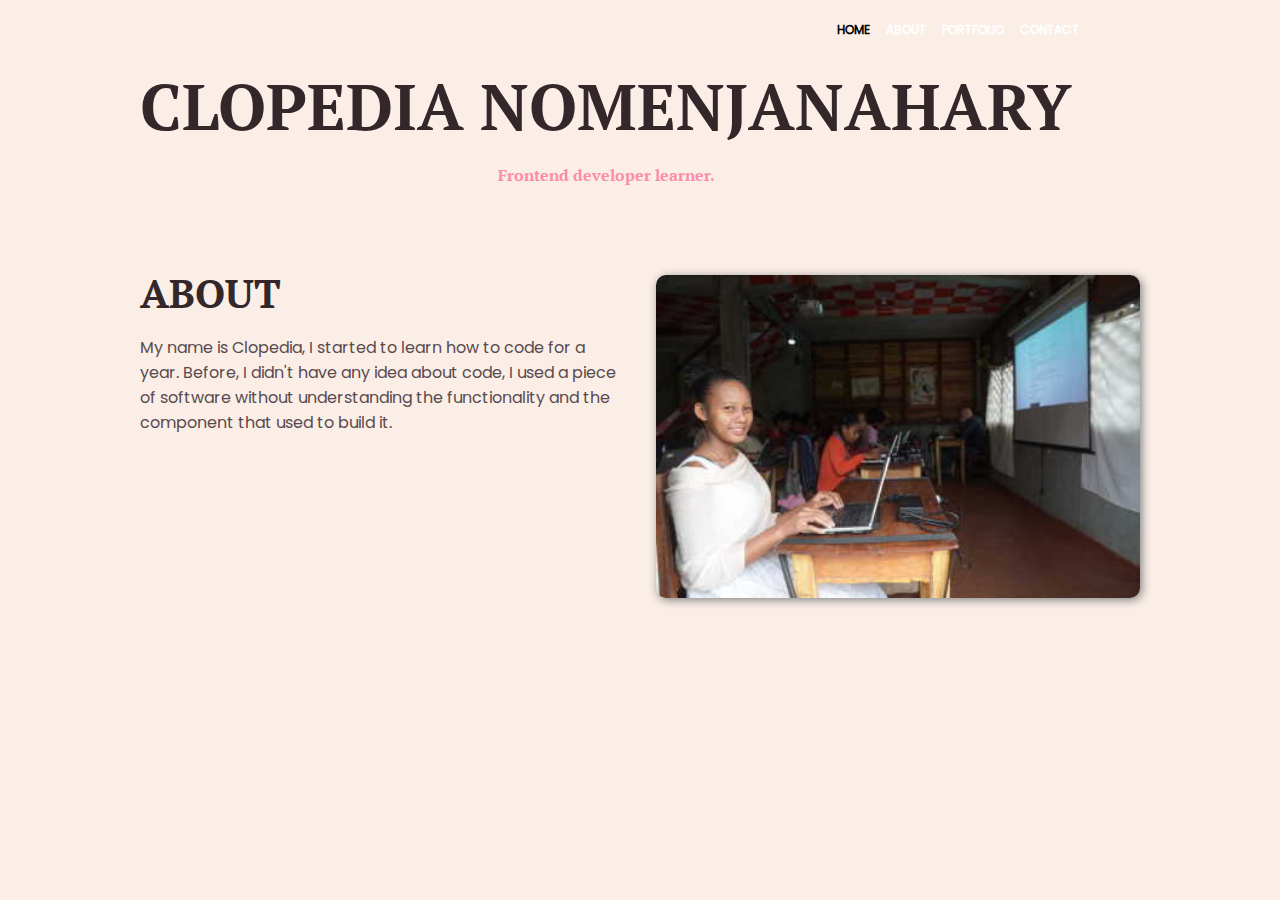
<file: index.html>
<!DOCTYPE html>
<html lang="en">
<head>
    <meta charset="UTF-8">
    <meta name="viewport" content="width=device-width, initial-scale=1.0">
    <title>My portfolio</title>
    <link rel="stylesheet" href="./index.css">
</head>
<body>
    <input type="checkbox" id="checkbox-menu" />
    <header>
        <div>
            <h1>Clopedia Nomenjanahary</h1>
            <p class="mission">Frontend developer learner.</p>
        </div>

        <div>
            <label class="label_menu" for="checkbox-menu">Menu</label>
        </div>
    </header>
    <nav class="navigation_container">
        <ul class="navigation">
            <li><a class="home_page" href="/">Home</a></li>
            <li><a href="./about.html">About</a></li>
            <li><a href="./portfolio.html">Portfolio</a></li>
            <li><a href="./contact.html">Contact</a></li>
        </ul>
    </nav>
    <main>
        <header>
            <h2>
                About
            </h2>
        </header>
        <div class="content">
            <p>
                My name is Clopedia, I started to learn how to code for a year. Before, I didn't have any idea about code, I used a piece of software without understanding the functionality and the component that used to build it.
            </p>
            <img src="./img/clopedia-copy.jpg" />
        </div>
    </main>
</body>
</html>
</file>
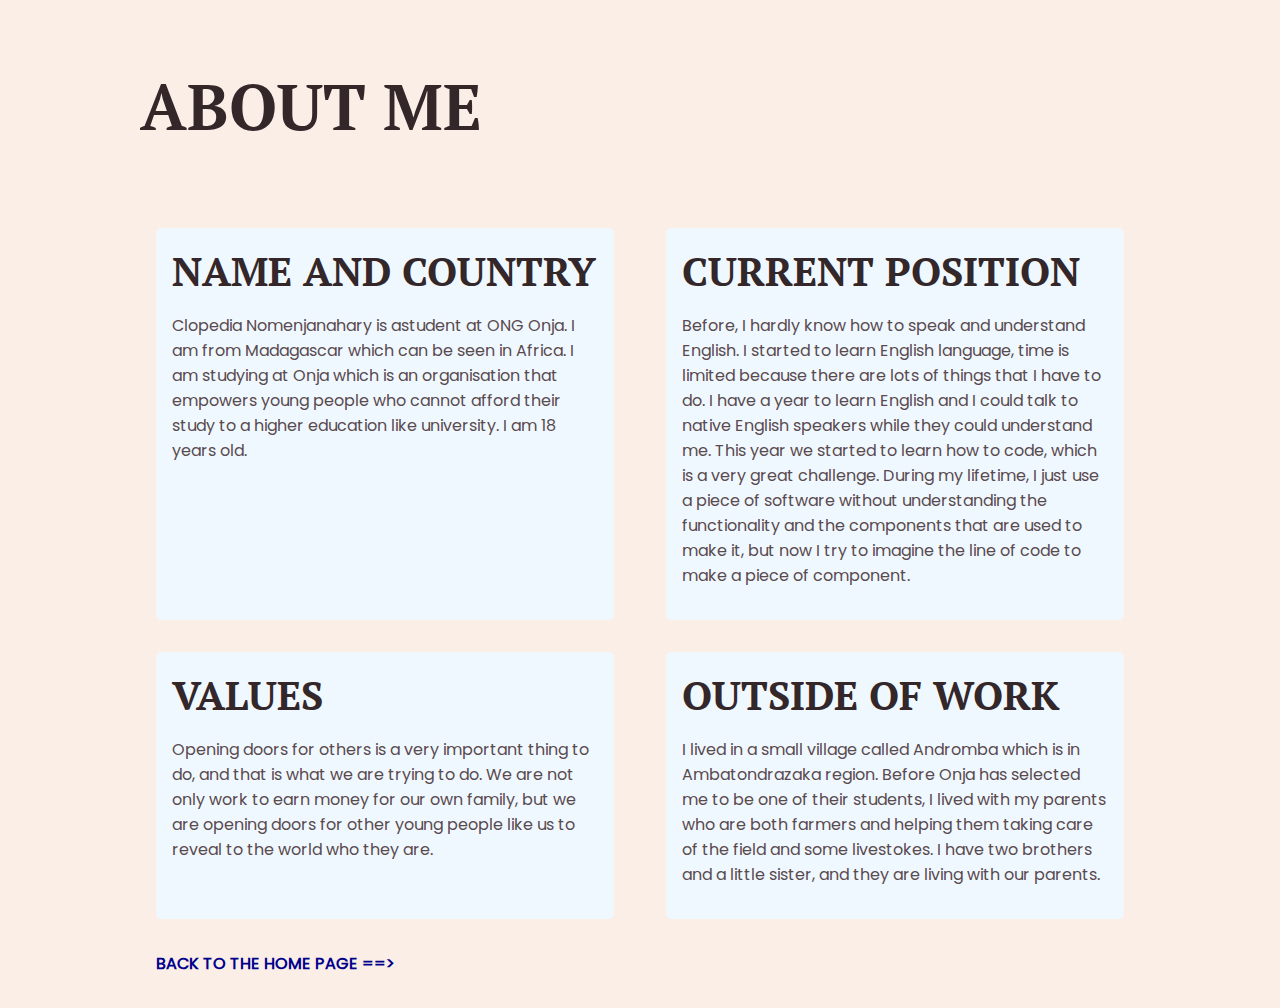
<file: about.html>
<!DOCTYPE html>
<html lang="en">
<head>
    <meta charset="UTF-8">
    <meta name="viewport" content="width=device-width, initial-scale=1.0">
    <title>About page</title>
    <link rel="stylesheet" href="./index.css">
</head>
<body>
    <header>
        <h1>
            About me
        </h1>
    </header>
    <main class="about_page">
        <section class="information">
            <header>
                <h2>
                    Name and country
                </h2>
            </header>
            <div>
                <p>
                    Clopedia Nomenjanahary is astudent at ONG Onja. I am from Madagascar which can be seen in Africa. I am studying at Onja which is an organisation that empowers young people who cannot afford their study to a higher education like university. I am 18 years old.
                </p>
            </div>
        </section>
        <section class="information">
            <header>
                <h2>
                    Current position
                </h2>
            </header>
            <div>
                <p>
                    Before, I hardly know how to speak and understand English. I started to learn English language, time is limited because there are lots of things that I have to do. I have a year to learn English and I could talk to native English speakers while they could understand me. This year we started to learn how to code, which is a very great challenge. During my lifetime, I just use a piece of software without understanding the functionality and the components that are used to make it, but now I try to imagine the line of code to make a piece of component.
                </p>
            </div>
        </section>
        <section class="information">
            <header>
                <h2>
                    Values
                </h2>
            </header>
            <div>
                <p>
                    Opening doors for others is a very important thing to do, and that is what we are trying to do. We are not only work to earn money for our own family, but we are opening doors for other young people like us to reveal to the world who they are.
                </p>
            </div>

        </section>
        <section class="information">
            <header>
                <h2>Outside of work</h2>
            </header>
            <div>
                <p>
                    I lived in a small village called Andromba which is in Ambatondrazaka region. Before Onja has selected me to be one of their students, I lived with my parents who are both farmers and helping them taking care of the field and some livestokes. I have two brothers and a little sister, and they are living with our parents.
                </p>
            </div>

        </section>
    </main>
    <footer>
        <p>
            <a class="link_to_home_page" href="./index.html">Back to the home page ==> </a>
        </p>
    </footer>
</body>
</html>
</file>
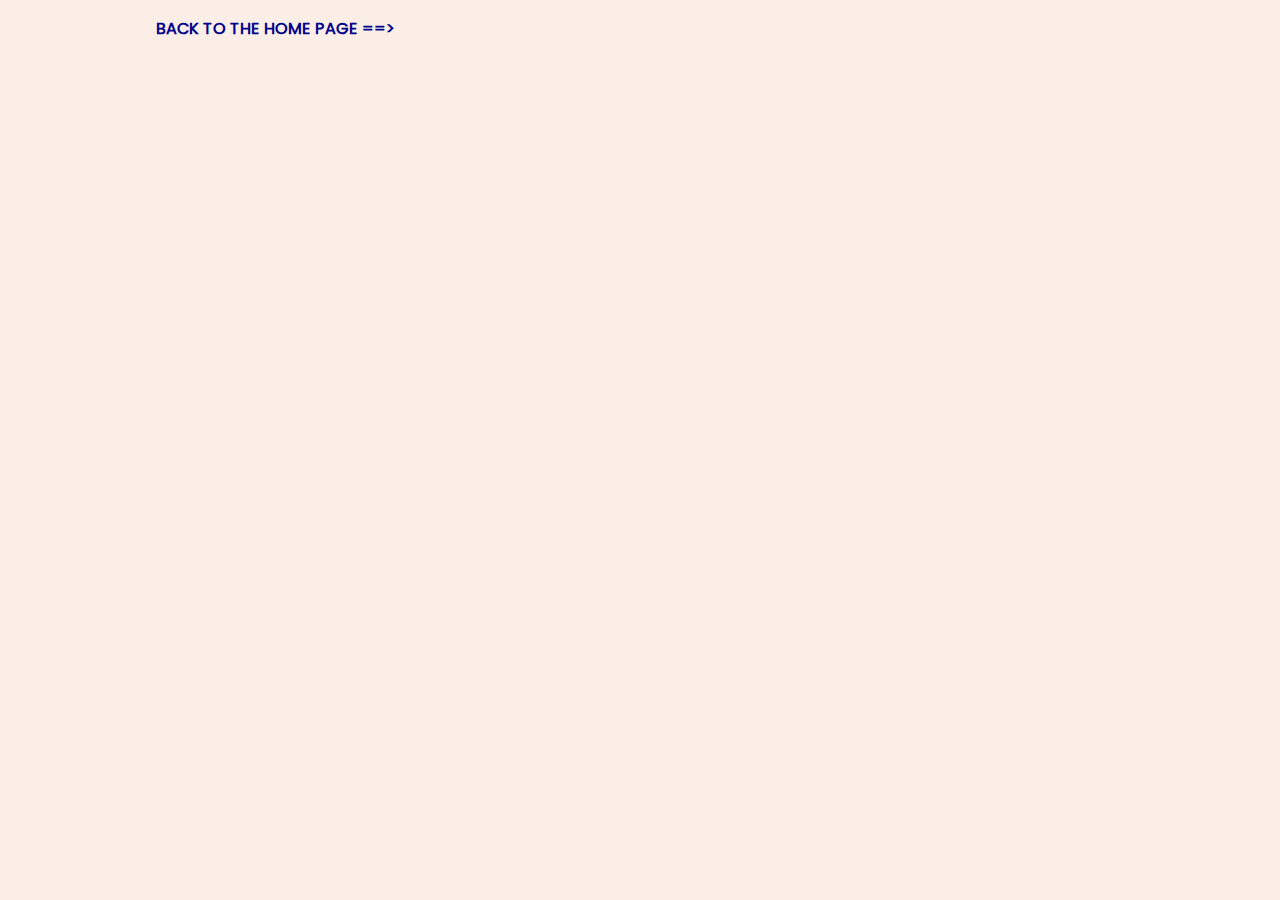
<file: contact.html>
<!DOCTYPE html>
<html lang="en">
<head>
    <meta charset="UTF-8">
    <meta name="viewport" content="width=device-width, initial-scale=1.0">
    <title>Contact page</title>
    <link rel="stylesheet" href="./index.css">
</head>
<body>
    <a class="link_to_home_page" href="./index.html">Back to the home page ==> </a>
</body>
</html>
</file>
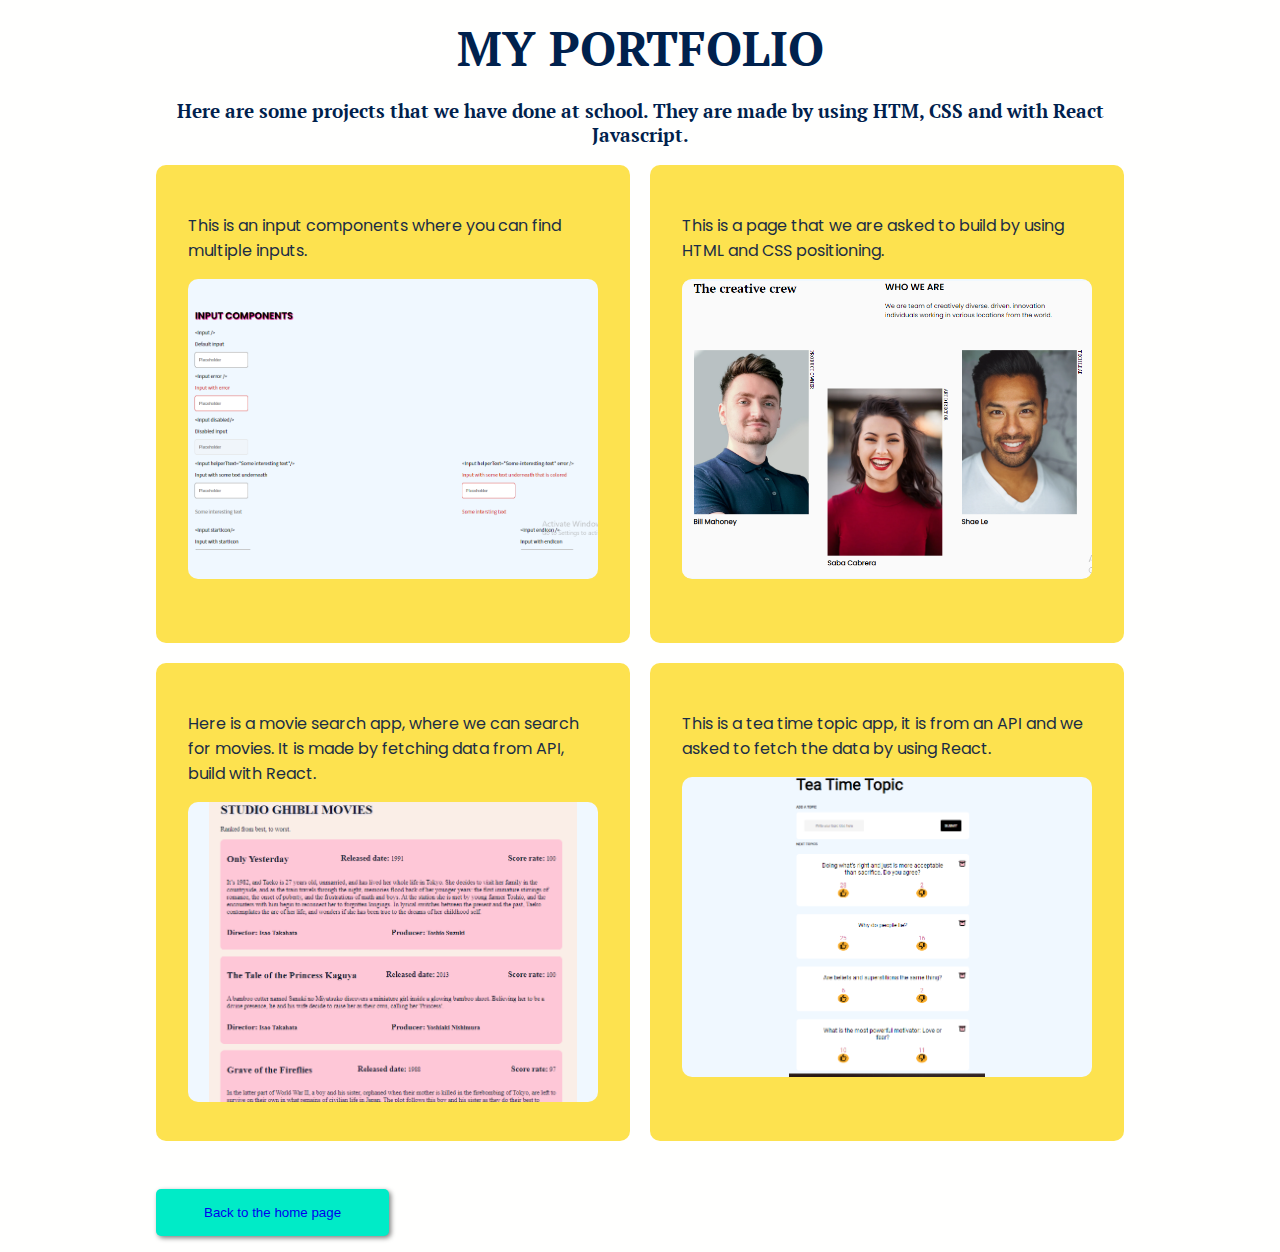
<file: portfolio.html>
<!DOCTYPE html>
<html lang="en">
<head>
    <meta charset="UTF-8">
    <meta name="viewport" content="width=device-width, initial-scale=1.0">
    <title>Portfolio page</title>
    <link rel="stylesheet" href="./portfolio.css">
</head>
<body>
    <header>
        <h1>
            My portfolio
        </h1>
    </header>
    <main>
        <header>
            <h3>
                Here are some projects that we have done at school. They are made by using HTM, CSS and with React Javascript.
            </h3>
        </header>
        <nav class="project_screenshot">
            <ul class="screenshot_naviation">
                <li class="screenshot_list">
                    <div>
                        <p>
                            This is an input components where you can find multiple inputs.
                        </p>
                        <img class="screenshot" src="./img/input-components.png" alt="An input component"/>
                    </div>
                </li>
                <li class="screenshot_list">
                    <div>
                        <p>
                            This is a page that we are asked to build by using HTML and CSS positioning.
                        </p>
                        <img class="screenshot" src="./img/my-team-page.png" alt="My team page" />
                    </div>
                </li>
                <li class="screenshot_list">
                    <div>
                        <p>
                            Here is a movie search app, where we can search for movies. It is made by fetching data from API, build with React.
                        </p>
                        <img class="screenshot" src="./img/ghibli-movies.png" alt="Ghibli movies" />
                    </div>
                </li>
                <li class="screenshot_list">
                    <div>
                        <p>
                            This is a tea time topic app, it is from an API and we asked to fetch the data by using React.
                        </p>
                        <img class="screenshot screenshot__tea-time" src="./img/tea-time-topic.png" alt="Tea time topic" />
                    </div>
                </li>
            </ul>
        </nav>
    </main>
    <footer>
        <button class="button">
            <a class="link_to_home_page" href="./index.html">Back to the home page </a>
        </button>
    </footer>
</body>
</html>
</file>
<file: index.css>
@font-face {
    font-family: 'PT Serif';
    src: url('./font/woff/PTSerif-Bold.woff') format('woff'),
        url('./font/woff/PTSerif-Bold.woff2') format('woff2');
    font-weight: 700;
}

@font-face {
    font-family: 'Poppins';
    src: url('./font/woff/Poppins-Regular.woff') format('woff'),
        url('./font/woff/Poppins-Regular.woff2') format('woff2');
    font-weight: 400;
}

body {
    font-family: 'Poppins';
    position: relative;
    padding: 16px;
    background-color: #faeee7;
    margin: 0;
    color: #594a4e;

}

header {
    font-family: 'PT Serif';
    display: flex;
    flex-direction: row;
    justify-content: space-between;
}


h1,
h2 {
    text-transform: uppercase;
    margin: 0;
    color: #33272a;
}

main {
    margin-top: 64px;
}


h2 {
    margin-block-start: 64px;
    font-size: 40px;
}

.mission {
    color: #ff8ba7;
    text-align: center;
    font-weight: 700;
}

.label_menu {
    color: transparent;
    margin-inline-end: -16px;
}

.label_menu::before {
    content: url('./icon/icon_menu.svg');
}

img {
    width: 100%;
    border-radius: 10px;
    box-shadow: 2px 2px 10px gray;
}

img:hover {
    transform: scale(0.97);
}

.navigation_container {
    position: absolute;
    top: 0;
    bottom: 0;
    left: -250px;
    width: 200px;
    z-index: 1;
}

ul {
    list-style: none;
    margin: 0;
    padding: 0;
}

[type="checkbox"] {
    display: none;
}

[type="checkbox"]:checked ~ .navigation_container {
    position: absolute;
    top: 0;
    bottom: 0;
    left: 0;
    width: 200px;
    z-index: 1;
    background-color: #c3f0ca;
    transform: translateX(0);
}

li {
    margin: 0;
    margin-block-start: 32px;
    text-transform: uppercase;
    margin-inline-start: 16px;
}

a {
    text-decoration: none;
    color: white;
    font-size: 12px;
    font-weight: 700;
}

.home_page {
    color: black;
}

.link_to_home_page {
    color: darkblue;
    margin-inline-start: 16px;
    font-size: 16px;
    text-transform: uppercase;
}

.information {
    margin: 16px;
    padding: 16px;
    background-color: aliceblue;
    border-radius: 5px;
}

@media (min-width: 600px) {
    body {
        max-width: 1000px;
        margin-inline-start: auto;
        margin-inline-end: auto;
        position: relative;
    }

    h1 {
        font-size: 64px;
        margin-block-start: 48px;
    }

    h2 {
        margin: 0;
    }

    .content {
        display: grid;
        grid-template-columns: repeat(2, 1fr);
        grid-column-gap: 32px;
        column-gap: 32px;
    }

    .label_menu::before {
        display: none;
    }

    .navigation {
        display: flex;
        flex-direction: row;
        justify-content: space-between;
        margin-inline-start: 74vw;
        margin-block-start: -16px;
    }

    img {
        margin-block-start: -44px;
    }

    .about_page {
        display: grid;
        grid-template-columns: repeat(2, 1fr);
        grid-column-gap: 20px;
        column-gap: 20px;
    }

    .information {
        margin: 16px;
        padding: 16px;
        background-color: aliceblue;
        border-radius: 5px;
    }
}
</file>
<file: portfolio.css>
@font-face {
    font-family: 'PT Serif';
    src: url('./font/woff/PTSerif-Bold.woff') format('woff'),
        url('./font/woff/PTSerif-Bold.woff2') format('woff2');
    font-weight: 700;
}

@font-face {
    font-family: 'Poppins';
    src: url('./font/woff/Poppins-Regular.woff') format('woff'),
        url('./font/woff/Poppins-Regular.woff2') format('woff2');
    font-weight: 400;
}

html {
    max-width: 1000px;
    margin-inline-start: auto;
    margin-inline-end: auto;
}

body {
    font-family: 'Poppins';
    background-color: #fffffe;
    color: #1b2d45;
    padding: 16px;
    margin: 0;
}

header {
    color: #00214d;
    font-family: 'PT Serif';
    text-align: center;
}

h1 {
    font-size: 48px;
    text-transform: uppercase;
    margin: 0;
}

ul {
    margin: 0;
    padding: 0;
}

li {
    list-style: none;
}

.screenshot_naviation {
    display: grid;
    grid-template-rows: repeat(4, 1fr);
    grid-row-gap: 20px;
    row-gap: 20px;
}

.screenshot_list {
    padding: 32px;
    margin: 0;
    background-color: #fde24f;
    border-radius: 10px;
    object-fit: cover;
}

img {
    border-radius: 10px;
}

.screenshot {
    width: 100%;
    height: 300px;
    object-fit: contain;
    background-color: aliceblue;

}

.button {
    padding-block: 16px;
    padding-inline: 48px;
    background-color: #00ebc7;
    border-radius: 5px;
    color: #00214d;
    margin-block-start: 48px;
    border: none;
    cursor: pointer;
    box-shadow: 2px 2px 5px gray;
}

.button:hover {
    transform: scale(0.97);
}

a {
    text-decoration: none;
}

@media (min-width: 600px) {
    h1 {
        font-size: 48px;
    }

    .screenshot_naviation {
        display: grid;
        grid-template-columns: repeat(2, 1fr);
        grid-template-rows: repeat(2, 1fr);
        grid-column-gap: 20px;
        column-gap: 20px;
        grid-row-gap: 20px;
        row-gap: 20px;
    }
}
</file>
